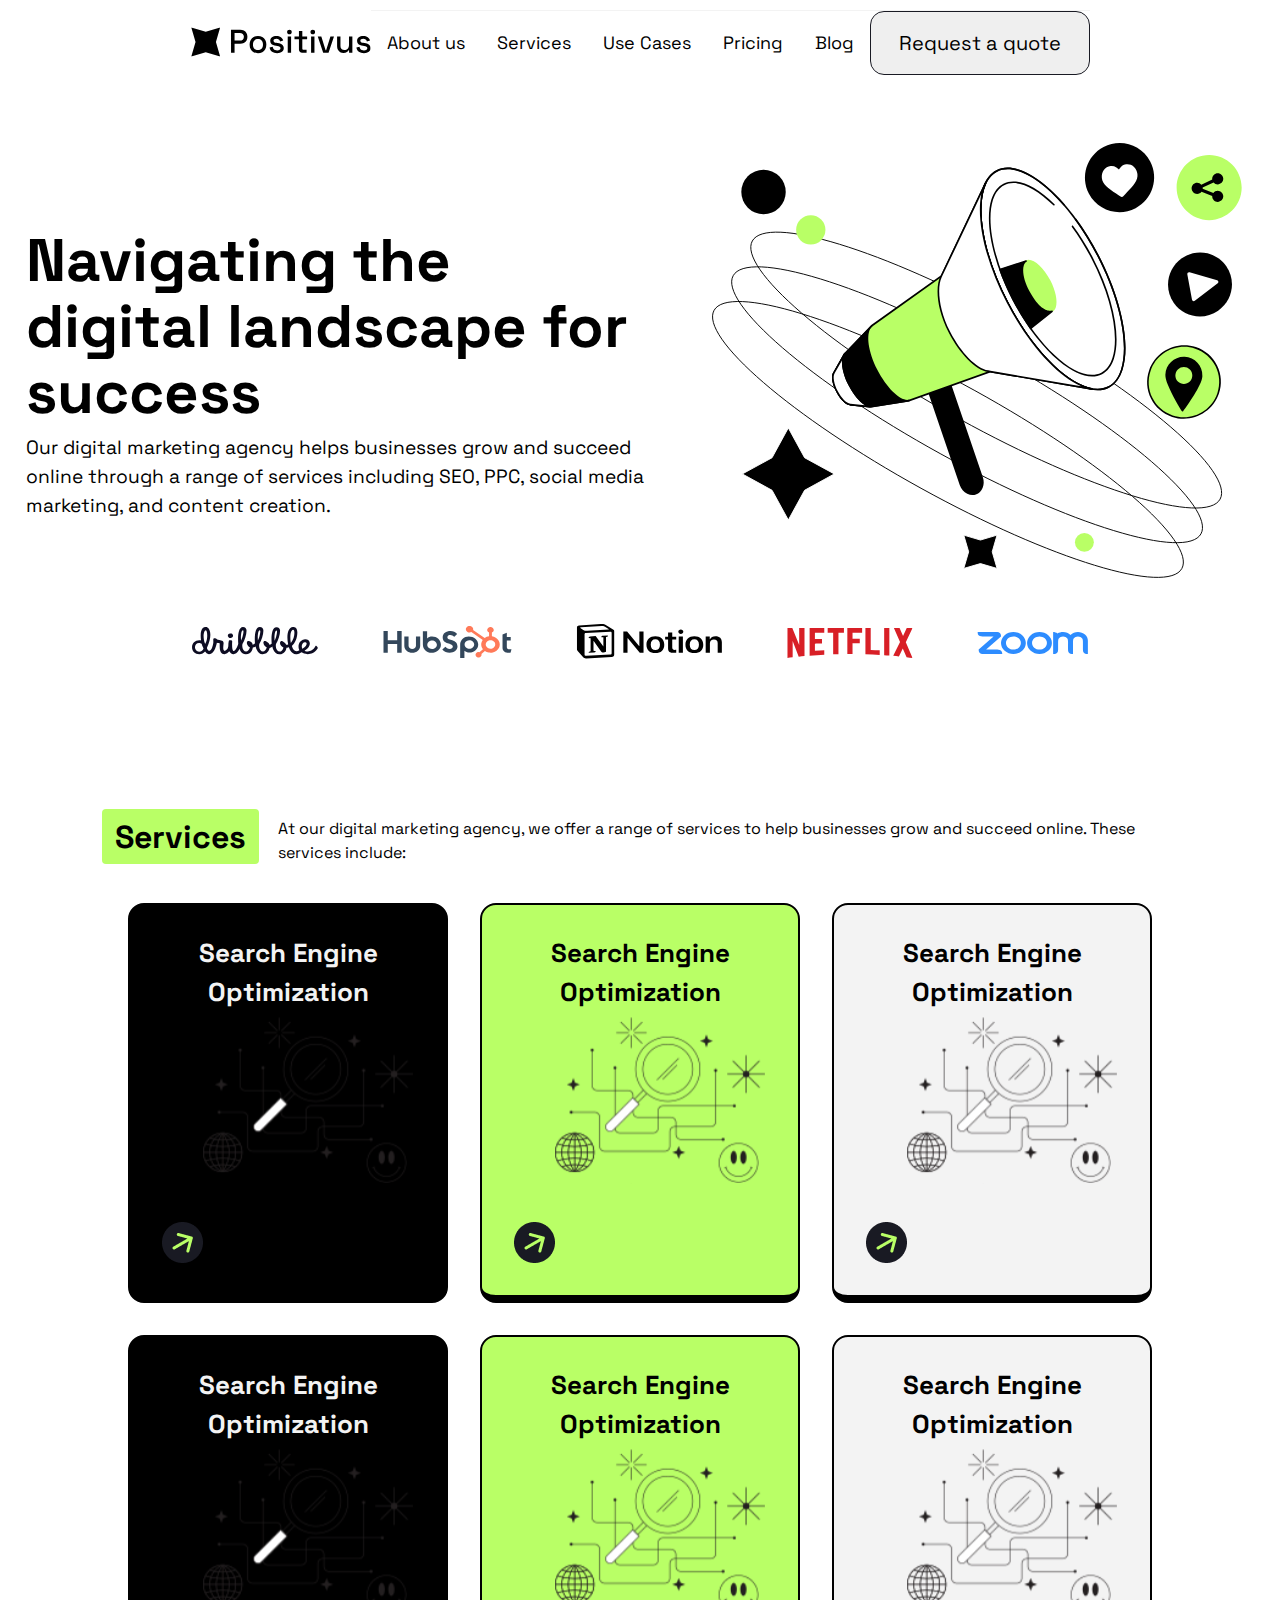
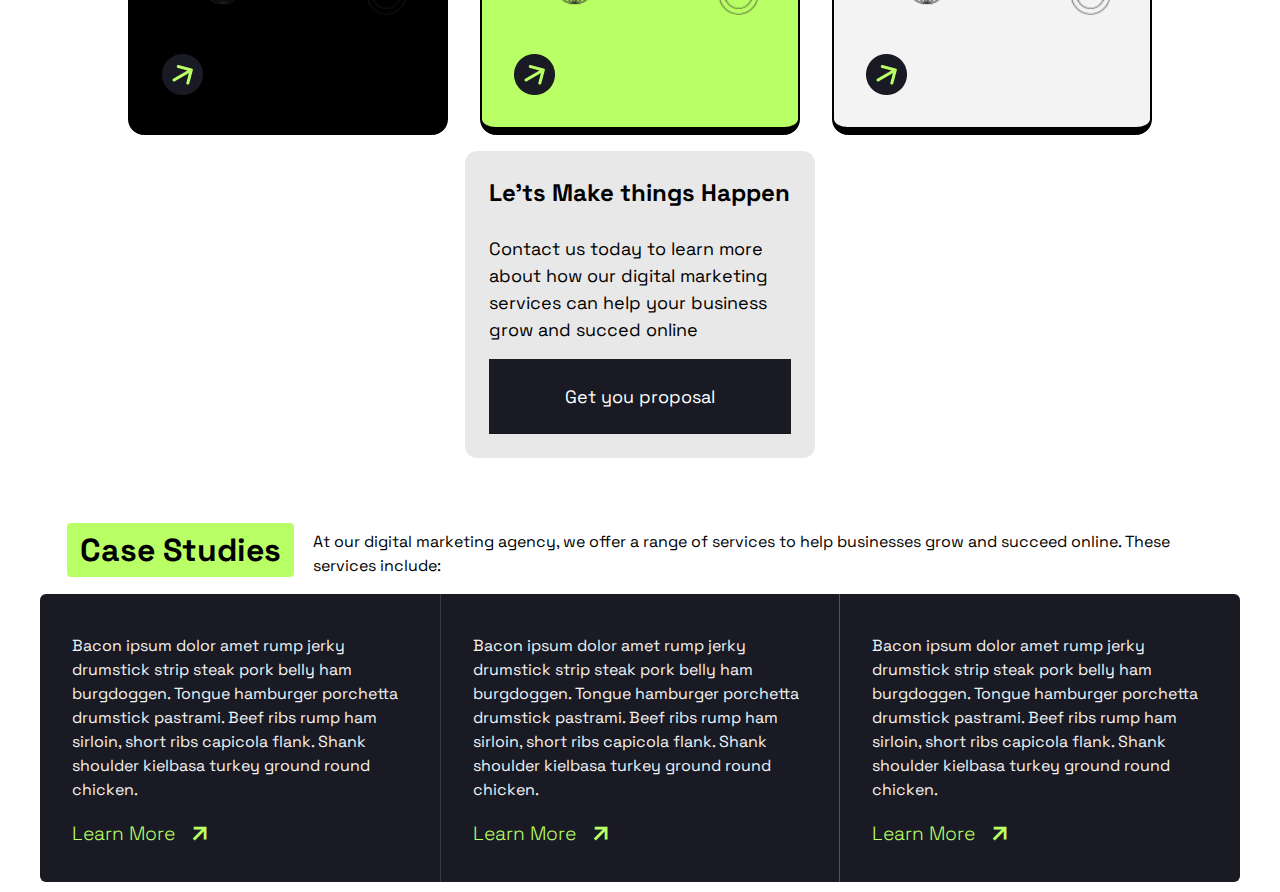
<file: positivus/index.html>
<!DOCTYPE html>
<html lang="pt-BR">
  <head>
    <meta charset="UTF-8" />
    <meta name="viewport" content="width=device-width, initial-scale=1.0" />
    <title>Positivus</title>
    <link
      rel="stylesheet"
      href="https://cdn.jsdelivr.net/npm/boxicons@latest/css/boxicons.min.css"
    />
    <link rel="stylesheet" href="./css/reset.css" />
    <link rel="stylesheet" href="./css/style.css" />
  </head>

  <body>
    <header>
      <img src="./imgs/logo.svg" alt="Logo da empresa" class="logo active" />
      <navbar class="navbar_list" id="#items_navbar">
        <a href="#" class="navbar_list_item">About us</a>
        <a href="#" class="navbar_list_item">Services</a>
        <a href="#" class="navbar_list_item">Use Cases</a>
        <a href="#" class="navbar_list_item">Pricing</a>
        <a href="#" class="navbar_list_item">Blog</a>
        <div class="navbar_btn">
          <button href="#" class="btn_nav">Request a quote</button>
        </div>
      </navbar>
      <i class="bx bx-menu" id="toggle"></i>
    </header>
    <main>
      <section class=" hero-about">
        <div class="hero_about_primary">
          <div class="hero-about_text">
            <h1 class="title">Navigating the digital landscape for success</h1>
            <p class="paragrafo">
              Our digital marketing agency helps businesses grow and succeed
              online through a range of services including SEO, PPC, social
              media marketing, and content creation.
            </p>
          </div>
          <div class="hero_img">
            <img src="./imgs/hero.svg" alt="Imagem de aprensentação" />
          </div>
        </div>
        <div class="list-marcas">
          <img src="./imgs/Company logo-1.svg" alt="" />

          <img src="./imgs/Company logo-2.svg" alt="logo marca parceira" />

          <img src="./imgs/Company logo-3.svg" alt="logo marca parceira" />

          <img src="./imgs/Company logo-4.svg" alt="logo marca parceira" />

          <img src="./imgs/Company logo-5.svg" alt="logo marca parceira" />
        </div>
      </section>
      <section class="container services">
          <div class="services_text">
            <h2 class="services_title">Services</h2>
            <p class="services_p">At our digital marketing agency, we offer a range of services to help businesses grow and succeed online. These services include:</p>
          </div>
          <div class="services__cards_list">
            <div class="card_item">
              <div class="card_item_text">
                <h3 class="card_item_title"> Search Engine Optimization</h3>
                <div class="btn_card">
                  <img src="./imgs/Icon.png" alt="">
                  <span>Learn more</span>
                </div>
              </div>
              <img src="./imgs/Illustration.svg" alt="">
            </div>
            <div class="card_item">
              <div class="card_item_text">
                <h3 class="card_item_title"> Search Engine Optimization</h3>
                <div class="btn_card">
                  <img src="./imgs/Icon.png" alt="">
                  <span>Learn more</span>
                </div>
              </div>
              <img src="./imgs/Illustration.svg" alt="">
            </div>

            <div class="card_item">
              <div class="card_item_text">
                <h3 class="card_item_title card_3"> Search Engine Optimization</h3>
                <div class="btn_card">
                  <img src="./imgs/Icon.png" alt="">
                  <span>Learn more</span>
                </div>
              </div>
              <img src="./imgs/Illustration.svg" alt="">
            </div>
            <div class="card_item">
              <div class="card_item_text">
                <h3 class="card_item_title"> Search Engine Optimization</h3>
                <div class="btn_card">
                  <img src="./imgs/Icon.png" alt="">
                  <span>Learn more</span>
                </div>
              </div>
              <img src="./imgs/Illustration.svg" alt="">
            </div>
            <div class="card_item">
              <div class="card_item_text">
                <h3 class="card_item_title"> Search Engine Optimization</h3>
                <div class="btn_card">
                  <img src="./imgs/Icon.png" alt="">
                  <span>Learn more</span>
                </div>
              </div>
              <img src="./imgs/Illustration.svg" alt="">
            </div>

            <div class="card_item">
              <div class="card_item_text">
                <h3 class="card_item_title card_3"> Search Engine Optimization</h3>
                <div class="btn_card">
                  <img src="./imgs/Icon.png" alt="">
                  <span>Learn more</span>
                </div>
              </div>
              <img src="./imgs/Illustration.svg" alt="">
            </div>

          </div>
          <div class="card_item_info">
            <div class="card_item_text">
              <h3 class="card_item_info_title"> Le'ts Make things Happen</h3>
              <p>Contact us today to learn more about how our digital marketing services can help your business grow and succed online</p>
              <a href="#">Get you proposal</a>
            </div>

          </div>
          </div>
        
      </section>
      <section class=" container slide">
        <div class="services_text">
          <h2 class="services_title">Case Studies</h2>
          <p class="services_p">At our digital marketing agency, we offer a range of services to help businesses grow and succeed online. These services include:</p>
        </div>
        <div class="slide_cards">
          <div class="slide_item item1">
            <p>Bacon ipsum dolor amet rump jerky drumstick strip steak pork belly ham burgdoggen. Tongue hamburger porchetta drumstick pastrami. Beef ribs rump ham sirloin, short ribs capicola flank. Shank shoulder kielbasa turkey ground round chicken.</p>
            <div class="slide_item_link">
              <a href="#">Learn More</a>
              <i class='bx bx-right-arrow-alt'></i>
            </div>
          </div>
          <div class="slide_item item2">
            <p>Bacon ipsum dolor amet rump jerky drumstick strip steak pork belly ham burgdoggen. Tongue hamburger porchetta drumstick pastrami. Beef ribs rump ham sirloin, short ribs capicola flank. Shank shoulder kielbasa turkey ground round chicken.</p>
            <div class="slide_item_link">
              <a href="#">Learn More</a>
              <i class='bx bx-right-arrow-alt'></i>
            </div>
          </div>
          <div class="slide_item item3">
            <p>Bacon ipsum dolor amet rump jerky drumstick strip steak pork belly ham burgdoggen. Tongue hamburger porchetta drumstick pastrami. Beef ribs rump ham sirloin, short ribs capicola flank. Shank shoulder kielbasa turkey ground round chicken.</p>
            <div class="slide_item_link">
              <a href="#">Learn More</a>
              <i class='bx bx-right-arrow-alt'></i>
            </div>
          </div>
        </div>
      </section>
      
    </main>

    <script src="./js/script.js"></script>
  </body>
</html>
</file>
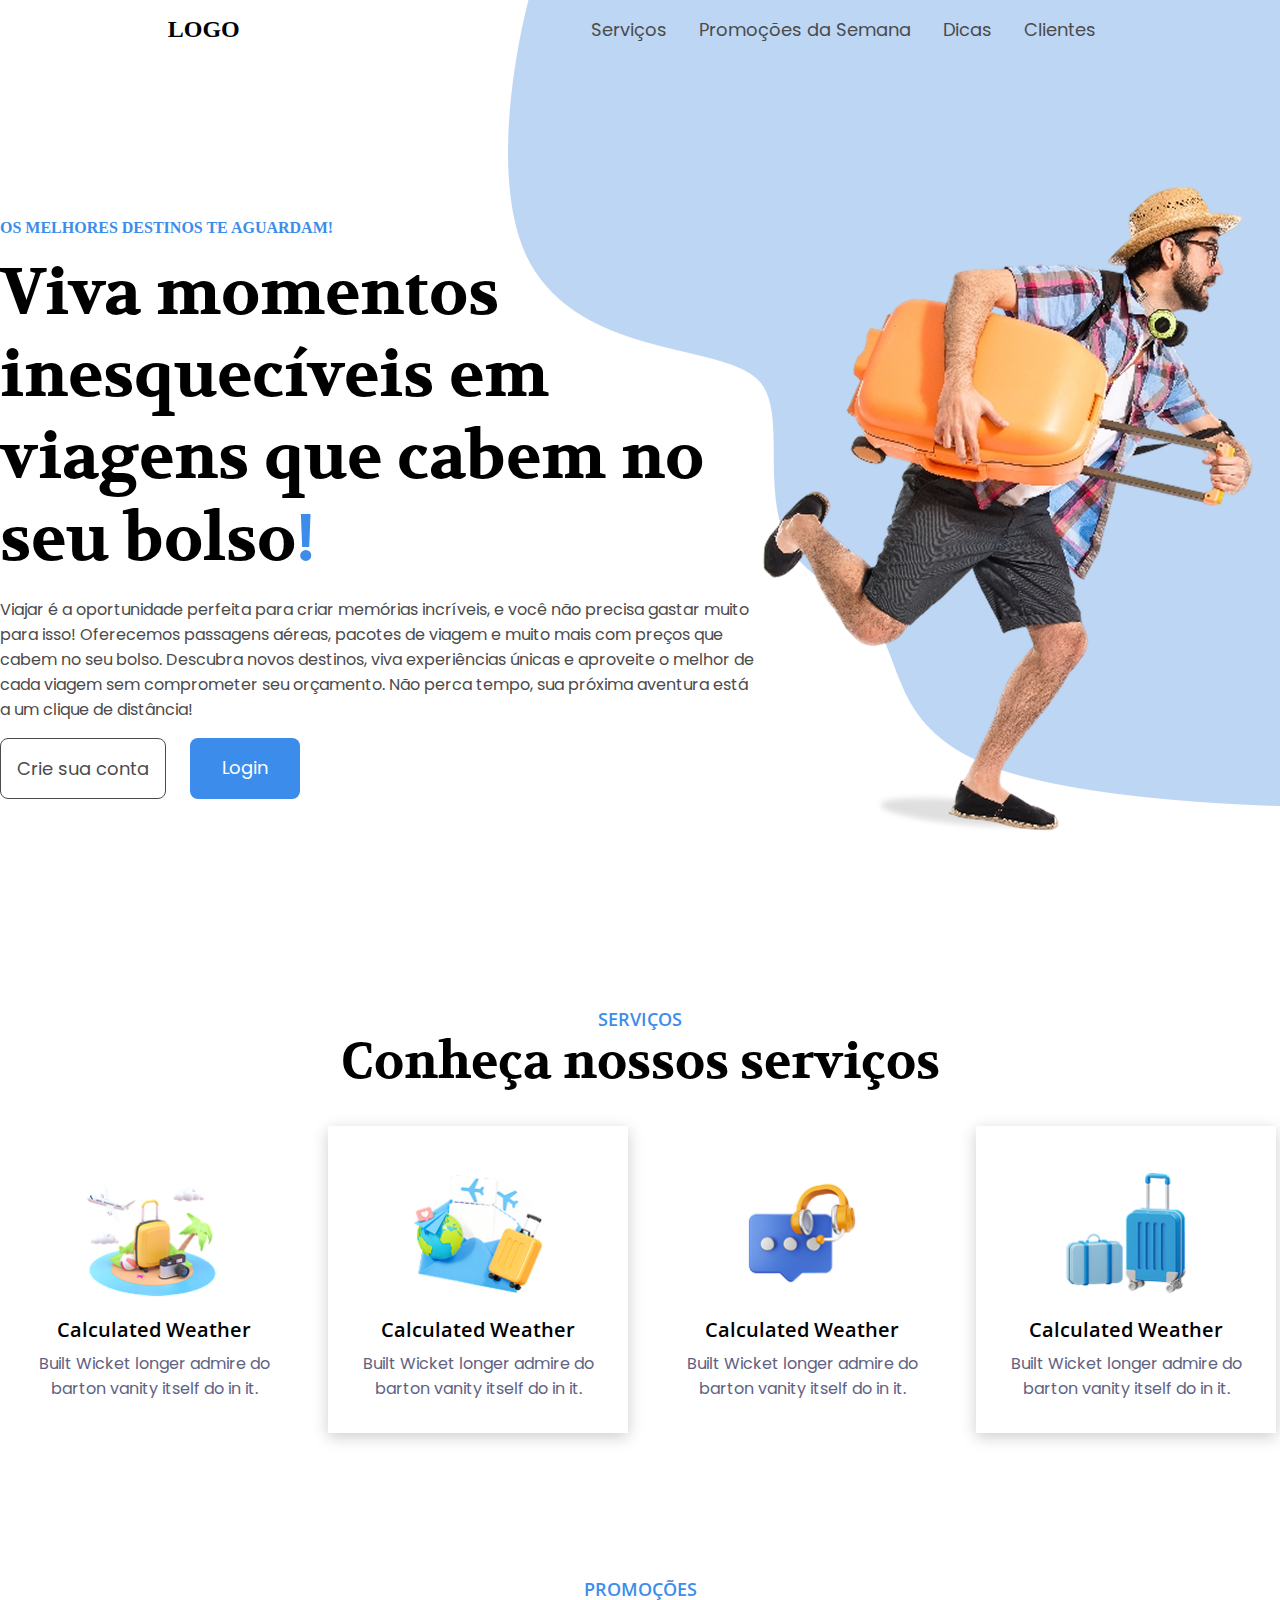
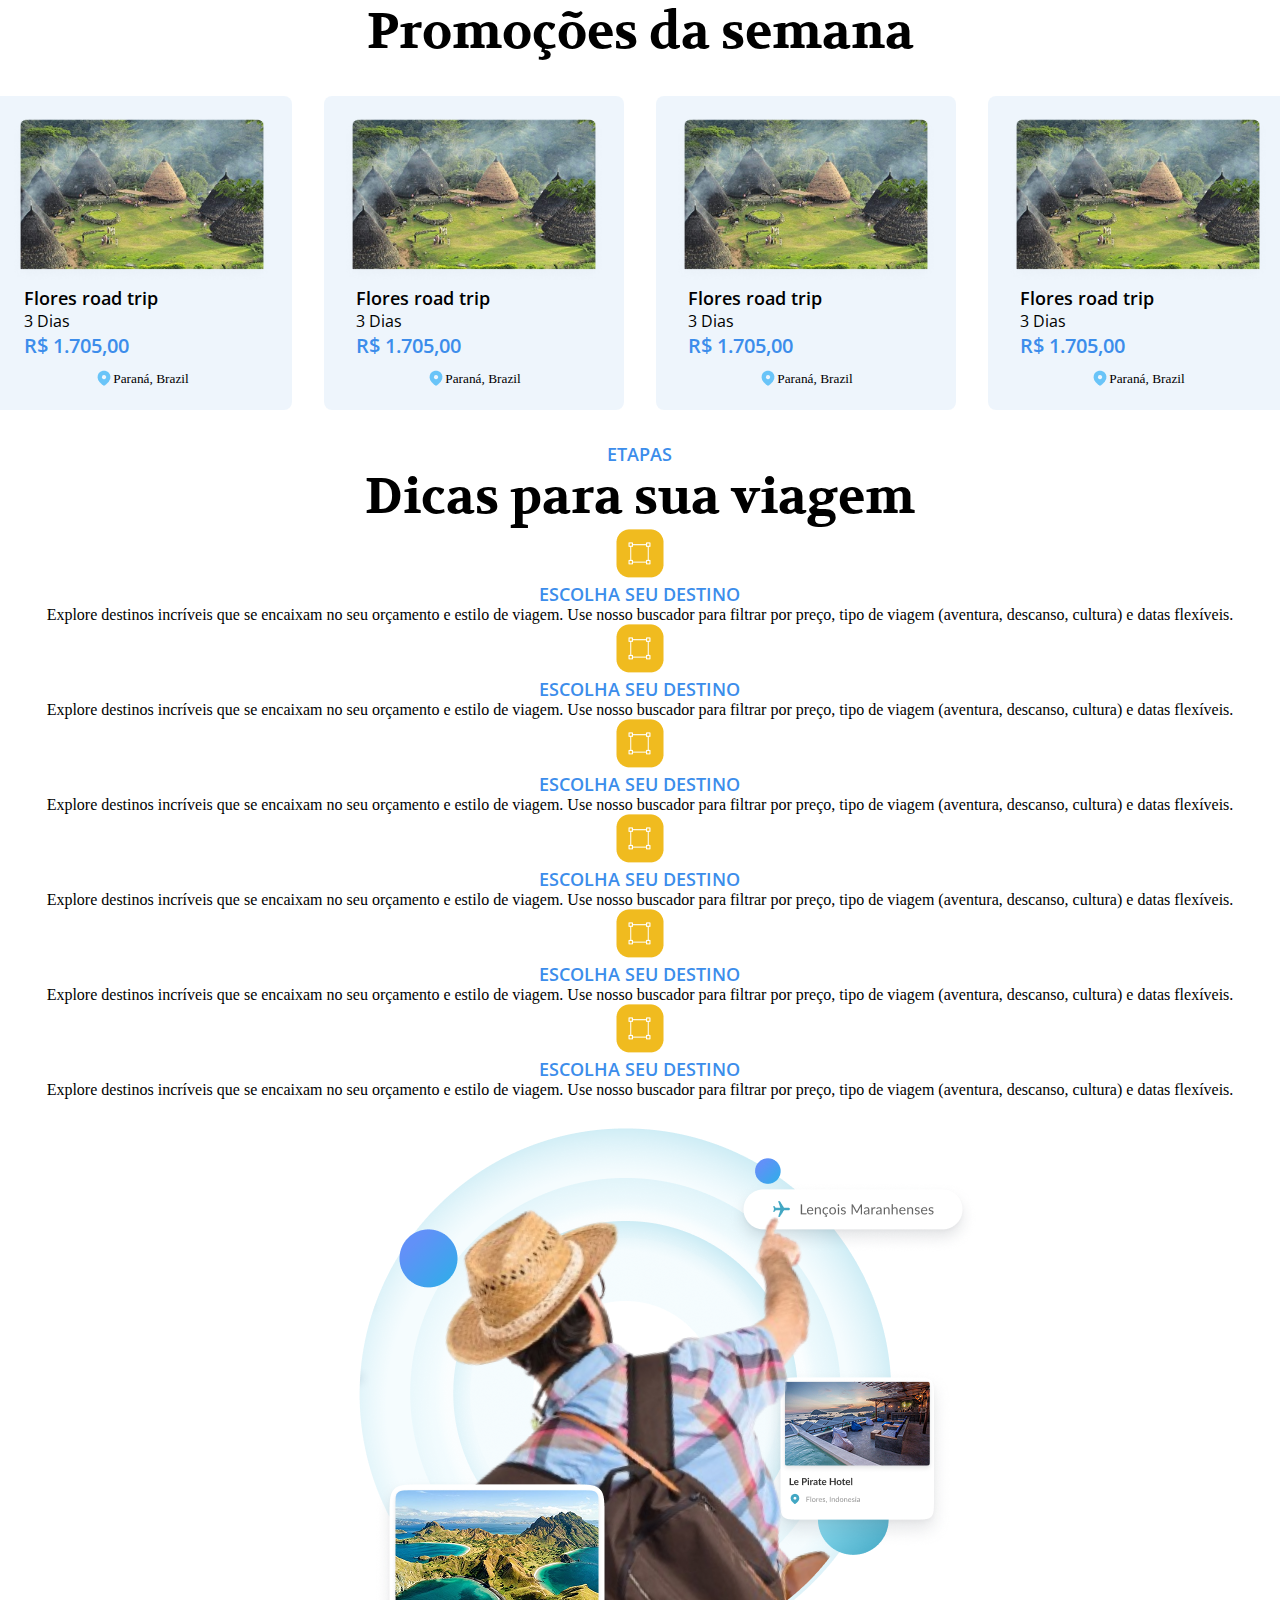
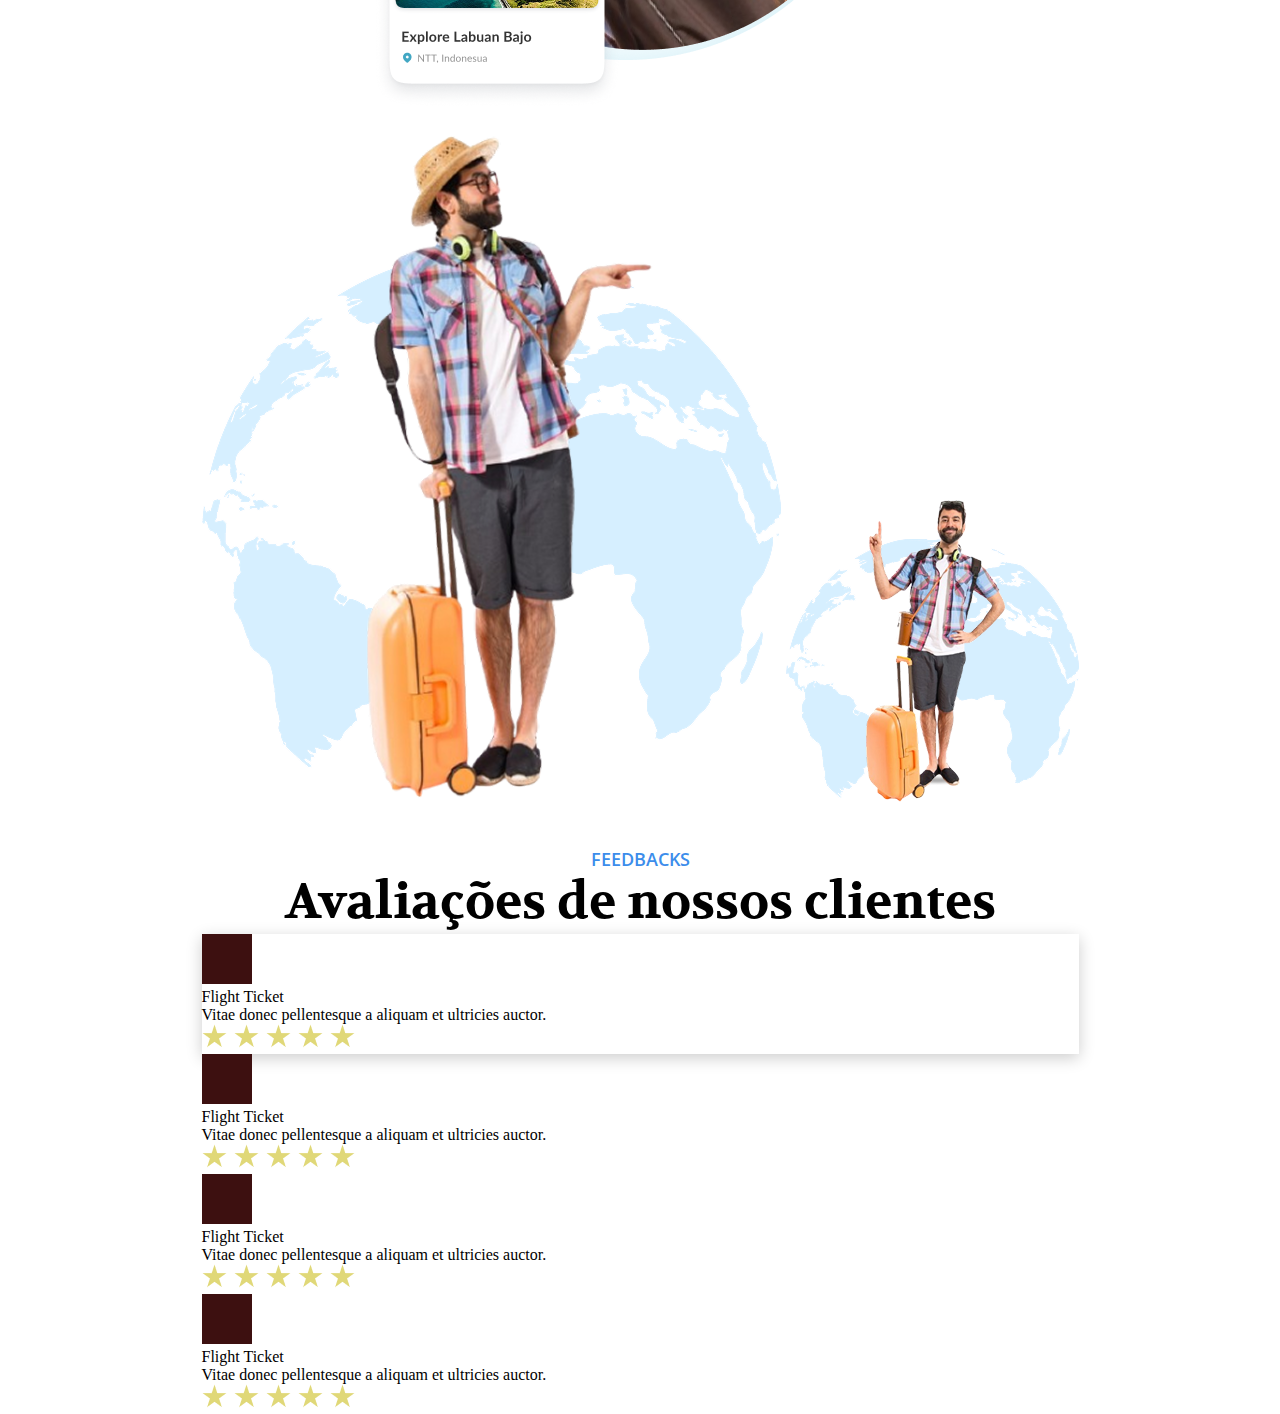
<file: trip/index.html>
<!DOCTYPE html>
<html lang="en">
  <head>
    <meta charset="UTF-8" />
    <meta name="viewport" content="width=device-width, initial-scale=1.0" />
    <title>Document</title>

    <link rel="preconnect" href="https://fonts.googleapis.com" />
    <link rel="preconnect" href="https://fonts.gstatic.com" crossorigin />
    <link
      href="https://fonts.googleapis.com/css2?family=Open+Sans:ital,wght@0,300..800;1,300..800&family=Poppins:ital,wght@0,100;0,200;0,300;0,400;0,500;0,600;0,700;0,800;0,900;1,100;1,200;1,300;1,400;1,500;1,600;1,700;1,800;1,900&family=Volkhov:ital,wght@0,400;0,700;1,400;1,700&display=swap"
      rel="stylesheet"
    />
    <link rel="stylesheet" href="style.css" />
  </head>
  <body>
    <header>
      <h2>LOGO</h2>
      <div class="header__list">
        <a href="#Serviços">Serviços</a>
        <a href="#Promoções da Semana">Promoções da Semana</a>
        <a href="#Dicas">Dicas</a>
        <a href="#Clientes">Clientes</a>
      </div>
    </header>
    <main>
      <section class="container about">
        <div class="about__text">
          <span>Os melhores destinos te aguardam!</span>
          <h1>
            Viva momentos inesquecíveis em viagens que cabem no seu bolso<span
              id="decor"
              >!</span
            >
          </h1>
          <p>
            Viajar é a oportunidade perfeita para criar memórias incríveis, e
            você não precisa gastar muito para isso! Oferecemos passagens
            aéreas, pacotes de viagem e muito mais com preços que cabem no seu
            bolso. Descubra novos destinos, viva experiências únicas e aproveite
            o melhor de cada viagem sem comprometer seu orçamento. Não perca
            tempo, sua próxima aventura está a um clique de distância!
          </p>
          <div class="btns">
            <a href="#" class="btn__criar__conta">Crie sua conta</a>
            <a href="#" class="btn__login">Login</a>
          </div>
        </div>
        <div class="about__img">
          <img src="./hero-section.png" alt="#" />
        </div>
        <img src="./planner.png" alt="" id="planner" />
      </section>
      <section class="container servicos">
        <div class="container__text">
          <span>Serviços</span>
          <h2>Conheça nossos serviços</h2>
        </div>
        <div class="servicos__list">
          <div class="servicos__item">
            <img src="./servicos_item01.png" alt="" />
            <span> Calculated Weather </span>
            <p>Built Wicket longer admire do barton vanity itself do in it.</p>
          </div>
          <div class="servicos__item destaque">
            <img src="./servicos_item02.png" alt="" />
            <span> Calculated Weather </span>
            <p>Built Wicket longer admire do barton vanity itself do in it.</p>
          </div>
          <div class="servicos__item">
            <img src="./servicos_item03.png" alt="" />
            <span> Calculated Weather </span>
            <p>Built Wicket longer admire do barton vanity itself do in it.</p>
          </div>
          <div class="servicos__item destaque">
            <img src="./servicos_item04.png" alt="" />
            <span> Calculated Weather </span>
            <p>Built Wicket longer admire do barton vanity itself do in it.</p>
          </div>
        </div>
      </section>
      <section class="container promocoes">
        <div class="container__text">
          <span>Promoções </span>
          <h2>Promoções da semana</h2>
        </div>
        <div class="promocoes__list">
          <div class="promocoes__item">
            <img src="./promocoes_01.png" alt="" />
            <span class="promocoes__item_title">Flores road trip</span>
            <span class="promocoes__item_tempo">3 Dias</span>
            <span class="promocoes__item_preco">R$ 1.705,00</span>
            <div class="promocoes__item_loc">
              <img src="./icon_localidade.png" alt="" />
              <small> Paraná, Brazil </small>
            </div>
          </div>
          <div class="promocoes__item">
            <img src="./promocoes_01.png" alt="" />
            <span class="promocoes__item_title">Flores road trip</span>
            <span class="promocoes__item_tempo">3 Dias</span>
            <span class="promocoes__item_preco">R$ 1.705,00</span>
            <div class="promocoes__item_loc">
              <img src="./icon_localidade.png" alt="" />
              <small> Paraná, Brazil </small>
            </div>
          </div>
          <div class="promocoes__item">
            <img src="./promocoes_01.png" alt="" />
            <span class="promocoes__item_title">Flores road trip</span>
            <span class="promocoes__item_tempo">3 Dias</span>
            <span class="promocoes__item_preco">R$ 1.705,00</span>
            <div class="promocoes__item_loc">
              <img src="./icon_localidade.png" alt="" />
              <small> Paraná, Brazil </small>
            </div>
          </div>
          <div class="promocoes__item">
            <img src="./promocoes_01.png" alt="" />
            <span class="promocoes__item_title">Flores road trip</span>
            <span class="promocoes__item_tempo">3 Dias</span>
            <span class="promocoes__item_preco">R$ 1.705,00</span>
            <div class="promocoes__item_loc">
              <img src="./icon_localidade.png" alt="" />
              <small> Paraná, Brazil </small>
            </div>
          </div>
        </div>
      </section>
      <section class="container dicas">
        <div class="container__text dicas_text">
          <span>Etapas </span>
          <h2>Dicas para sua viagem</h2>
          <div class="container__dicas">
            <div class="dicas__etapas">
              <div class="dicas__etapas_item">
                <img src="./etapa01.png" alt="" />
                <div class="dicas__etapas_item_text">
                  <span> Escolha seu destino</span>
                  <p>
                    Explore destinos incríveis que se encaixam no seu orçamento
                    e estilo de viagem. Use nosso buscador para filtrar por
                    preço, tipo de viagem (aventura, descanso, cultura) e datas
                    flexíveis.
                  </p>
                </div>
              </div>
              <div class="dicas__etapas_item">
                <img src="./etapa01.png" alt="" />
                <div class="dicas__etapas_item_text">
                  <span> Escolha seu destino</span>
                  <p>
                    Explore destinos incríveis que se encaixam no seu orçamento
                    e estilo de viagem. Use nosso buscador para filtrar por
                    preço, tipo de viagem (aventura, descanso, cultura) e datas
                    flexíveis.
                  </p>
                </div>
              </div>
              <div class="dicas__etapas_item">
                <img src="./etapa01.png" alt="" />
                <div class="dicas__etapas_item_text">
                  <span> Escolha seu destino</span>
                  <p>
                    Explore destinos incríveis que se encaixam no seu orçamento
                    e estilo de viagem. Use nosso buscador para filtrar por
                    preço, tipo de viagem (aventura, descanso, cultura) e datas
                    flexíveis.
                  </p>
                </div>
              </div>
              <div class="dicas__etapas_item">
                <img src="./etapa01.png" alt="" />
                <div class="dicas__etapas_item_text">
                  <span> Escolha seu destino</span>
                  <p>
                    Explore destinos incríveis que se encaixam no seu orçamento
                    e estilo de viagem. Use nosso buscador para filtrar por
                    preço, tipo de viagem (aventura, descanso, cultura) e datas
                    flexíveis.
                  </p>
                </div>
              </div>
              <div class="dicas__etapas_item">
                <img src="./etapa01.png" alt="" />
                <div class="dicas__etapas_item_text">
                  <span> Escolha seu destino</span>
                  <p>
                    Explore destinos incríveis que se encaixam no seu orçamento
                    e estilo de viagem. Use nosso buscador para filtrar por
                    preço, tipo de viagem (aventura, descanso, cultura) e datas
                    flexíveis.
                  </p>
                </div>
              </div>
              <div class="dicas__etapas_item">
                <img src="./etapa01.png" alt="" />
                <div class="dicas__etapas_item_text">
                  <span> Escolha seu destino</span>
                  <p>
                    Explore destinos incríveis que se encaixam no seu orçamento
                    e estilo de viagem. Use nosso buscador para filtrar por
                    preço, tipo de viagem (aventura, descanso, cultura) e datas
                    flexíveis.
                  </p>
                </div>
              </div>
            </div>
            <img src="./dicas-hero.png" alt="" id="dicas-hero" />
          </div>
        </div>
      </section>
      <section class="container clientes">
        <div class="clientes__img">
          <img src="./hero-review.png" alt="" id="desktop_hero" />
          <img src="./hero-mobile-review.png" alt="" id="mobile_hero" />
        </div>
        <div class="clientes__review">
          <div class="container__text clientes__titulo">
            <span>Feedbacks </span>
            <h2>Avaliações de nossos clientes</h2>
          </div>
          <div class="clientes__review__list">
            <div class="clientes__review__item destaque">
              <img
                src="./mockupcliente.png
              "
                alt=""
                id="img__cliente"
              />
              <div class="clientes__review__item__text">
                <span>Flight Ticket</span>
                <p>Vitae donec pellentesque a aliquam et ultricies auctor.</p>
                <img src="./star.png" alt="" class="star" />
              </div>
            </div>
            <div class="clientes__review__item">
              <img
                src="./mockupcliente.png
              "
                alt=""
                id="img__cliente"
              />
              <div class="clientes__review__item__text">
                <span>Flight Ticket</span>
                <p>Vitae donec pellentesque a aliquam et ultricies auctor.</p>
                <img src="./star.png" alt="" class="star" />
              </div>
            </div>
            <div class="clientes__review__item">
              <img
                src="./mockupcliente.png
              "
                alt=""
                id="img__cliente"
              />
              <div class="clientes__review__item__text">
                <span>Flight Ticket</span>
                <p>Vitae donec pellentesque a aliquam et ultricies auctor.</p>
                <img src="./star.png" alt="" class="star" />
              </div>
            </div>
            <div class="clientes__review__item">
              <img
                src="./mockupcliente.png
              "
                alt=""
                id="img__cliente"
              />
              <div class="clientes__review__item__text">
                <span>Flight Ticket</span>
                <p>Vitae donec pellentesque a aliquam et ultricies auctor.</p>
                <img src="./star.png" alt="" class="star" />
              </div>
            </div>
          </div>
        </div>
      </section>
    </main>

    <img src="dcore.png" alt="" id="decore" />
  </body>
</html>
</file>
<file: positivus/css/style.css>
@import url('https://fonts.googleapis.com/css2?family=Space+Grotesk:wght@300..700&display=swap');

:root {
  --primary-green: #b9ff66;
  --primary-black: #000000;
  --secondary-black: #191a23;
  --color-gray: #f3f3f3;
  --font-family: 'Space Grotesk', serif;
  --h1-size-desktop: 60px;
  --h1-size-mobile: 40px;
  --h2-size-mobile: 32px;
  --p-size-mobile: 1rem;
  --p-size-desktop: 1.2rem;
  --padding-padrão: 0.6rem;
  --size-subtitle: 40px;
  --font-size-mobile: 18px;
}

* {
  font-family: 'Space Grotesk', serif;
}

/* ============= NAVBAR ===============*/

body {
  padding: var(--padding-padrão);
  position: relative;
}

.logo {
  width: 140px;
}

.navbar_list {
  display: none; /* Menu está oculto */
  border-top: 1px solid var(--color-gray);
}

.navbar_list a {
  margin: 8px;
  text-decoration: none;
  display: flex;
  justify-content: center;
  font-size: var(--font-size-mobile);
  color: var(--primary-black);
  font-weight: 400;
}

#toggle {
  position: absolute;
  font-size: 32px;
  right: 0;
  top: 0;
  padding: 1rem;
  color: var(--secondary-black);
}

.navbar_list.active {
  display: block;
  transition: 0.3s ease-in;
}

.navbar_list a:hover {
  font-size: 20px;
  color: #000000;
  transition: 0.1s ease-out;
  font-weight: 500;
  transform: translateY(10%);
  transition: 0.3s ease-in;
}

.navbar_btn {
  display: flex;
  justify-content: center;
}

.btn_nav {
  font-size: 20px;
  padding: 16px;
  border: 1px solid var(--secondary-black);
  border-radius: 14px;
  width: 220px;
}

.btn_nav:hover {
  background-color: var(--primary-green);
  transform: translateY(10%);
  transition: 0.1s ease-out;
  cursor: pointer;
}

/* ============== HERO SECTION ============= */

.hero-about {
  margin-top: 1rem;
}

.title {
  font-size: var(--h1-size-mobile);
  text-align: start;
  line-height: 1.1;
}
p {
  font-size: var(--font-size-mobile);
  text-align: start;
  margin-top: 8px;
}

.hero_about_primary {
  display: flex;
  flex-direction: column;
}

.hero_about_primary {
  flex-direction: column; /* Alinha os elementos verticalmente */
  text-align: center; /* Centraliza o conteúdo no mobile */
}

.hero_img {
  order: -1;
}

/* ================= SERVICES =================*/

.services {
  width: 100%;
  display: flex;
  flex-direction: column;
  align-items: center;
  overflow: hidden;
}

.services_text {
  margin-top: 4rem;
}

.services_title {
  font-size: var(--h2-size-mobile);
  background-color: var(--primary-green);
  display: inline-block; /* Faz o fundo se ajustar ao tamanho do texto */
  padding: 0.2rem 0.8rem; /* Adiciona espaçamento entre o texto e a borda */
  border-radius: 4px;
}

.services_text {
  text-align: center; /* Centraliza o conteúdo dentro da div */
}

.services_p {
  text-align: center;
  font-size: var(--p-size-mobile);
}

.services__cards_list {
  padding: 1rem;
  display: flex;
  flex-direction: column;
  gap: 2rem;
  flex-wrap: wrap;
  align-items: center;
  justify-content: center;
}

.card_item_title {
  font-size: 26px;
}

.card_item {
  position: relative;

  width: 80%;
  min-height: 400px;
  min-width: 320px;
  border-radius: 1rem;
  border-top: 2px solid black;
  border-left: 2px solid black;
  border-right: 2px solid black;
  border-bottom: 8px solid black;
  background-color: #f3f3f3;
  display: flex;
  justify-content: center;
  align-items: center;
  gap: 2.5rem;
}

.card_btn {
  position: absolute;
  bottom: 0;
  margin-bottom: 2rem;
}

.card_item_title {
  position: absolute;
  width: 100%;
  text-align: center;
  top: 0;
  left: 0;
  padding: 1.8rem;
}

.btn_card {
  position: absolute;
  bottom: 0;
  left: 0;
  padding: 2rem;
  display: flex;
  align-items: center;
  gap: 1rem;
  justify-content: center;
}

.btn_card span {
  font-size: 18px;
  display: none;
}

.services__cards_list .card_item:nth-child(2) {
  background-color: var(--primary-green);
}

.services__cards_list .card_item:nth-child(3) {
  background-color: black;
}

.services__cards_list .card_item:nth-child(5) {
  background-color: var(--primary-green);
}

.services__cards_list .card_item:nth-child(6) {
  background-color: black;
}

.card_3 {
  color: #f3f3f3;
}

.icon_top {
  position: fixed; /* Faz o ícone ficar fixo na tela durante o scroll */
  right: 0; /* Posiciona o ícone à direita da tela */
  bottom: 1rem; /* Coloca o ícone um pouco acima da parte inferior da tela (ajuste conforme necessário) */
  padding: 0rem 1rem; /* Ajusta o padding conforme desejado */
}

.card_item_info {
  background-color: rgba(197, 197, 197, 0.404);
  width: 350px;
  padding: 1.5rem;
  border-radius: 12px;
}

.card_item_text {
  display: flex;
  flex-direction: column;
  gap: 1rem;
}

.card_item_info_title {
  font-size: 24px;
}

.card_item_text > a {
  text-decoration: none;
  padding: 1.5rem;
  background-color: #191a23;
  color: #ffff;
  text-align: center;
  font-size: 18px;
}

/* ===================== SLIDE =================*/

.slide_cards {
  display: flex;
  gap: 16px;
  overflow: scroll;
}
.slide_item {
  padding: 2rem;
  min-width: 320px;
  border-radius: 12px;
  background: #191a23;
  margin-top: 1rem;
}

.slide_item {
  display: flex;
  flex-direction: column;
  gap: 1rem;
}
.slide_item p {
  color: #f3f3f3;
  font-size: 1rem;
}

.slide_item_link {
  display: flex;
  align-items: center;
  gap: 8px;
}

.slide_item_link a {
  text-decoration: none;
  font-size: 1.2rem;
  font-weight: 300;
}

.slide_item_link i {
  font-size: 2rem;
  rotate: -45deg;
}

.slide_item_link i,
a {
  color: var(--primary-green);
}

/* ======================== PERGUNTAS ==================== */

.perguntas_container {
  margin-top: 1.8rem;
}
.perguntas_item_title_descricao {
  display: flex;
  justify-content: center;
  align-items: center;
  gap: 1rem;
}

.perguntas_item_title_descricao h3 {
  font-size: 32px;
}

.perguntas_item {
  display: flex;
  flex-direction: column;
  justify-content: space-between;
  align-items: center;
  background-color: #f3f3f3;
  padding: 0.4rem;
  border-radius: 8px;
  border-top: 1px solid black;
  border-right: 1px solid black;
  border-left: 1px solid black;
  border-bottom: 4px solid black;
}

.parte-01 {
  display: flex;
  align-items: center;
  justify-content: space-between;
  width: 100%;
}

.perguntas_item i {
  font-size: 32px;
  color: #191a23;
}

.perguntas_item_text {
  border-top: 1px solid var(--secondary-black);
  display: none;
}
/* so para a animmacao */

@media (max-width: 768px) {
  .list-marcas {
    display: flex;
    gap: 16px;
    overflow: hidden;
    padding: var(--padding-padrão);
  }

  .list-marcas img {
    height: auto;
    width: 100px; /* Ajuste conforme necessário */
    animation: scrollLogos 5s linear infinite; /* Animação de movimento */
  }

  @keyframes scrollLogos {
    0% {
      transform: translateX(0); /* Começa no início */
    }
    100% {
      transform: translateX(-100%); /* Move as imagens para a esquerda */
    }
  }
  .list-marcas::after {
    content: '';
    display: block;
    flex-shrink: 0;
    width: 100px; /* Ajuste conforme a largura das imagens */
  }
}

@media (min-width: 768px) {
  .container {
    max-width: 1420px;
  }
  body {
    display: flex;
    flex-direction: column;
    align-items: center;
  }
  .logo {
    width: 180px;
  }
  .navbar_list {
    display: block;
  }

  #toggle {
    display: none;
  }

  header {
    display: flex;
    align-items: center;
    justify-content: space-around;
  }

  .navbar_list {
    display: flex;
    flex-direction: row;
    & a {
      text-align: center;
      display: flex;
      align-items: center;
      justify-content: center;
      margin: 1rem;
    }
  }

  /* HERO */
  .hero-about {
    margin-top: 2.5rem;
    padding: 1rem;
    height: 70vh;
  }
  .hero_img {
    order: 0; /* Coloca a imagem acima do texto */
    max-height: 600px;
  }

  .hero_about_primary {
    display: flex;
    flex-direction: row;
    align-items: center;
    width: 100%;
    justify-content: center;
    gap: 2.5rem;
  }

  .hero-about_text {
    max-width: 620px;
    & h1 {
      font-size: var(--h1-size-desktop);
    }
    & p {
      font-size: var(--p-size-desktop);
    }
  }

  .list-marcas {
    display: flex;
    justify-content: center;
    gap: 4rem;
  }

  .list-marcas img {
    transition: 0.3s ease-in;
  }

  .list-marcas img:hover {
    cursor: pointer;
    transform: translateY(-10px);
  }

  .services__cards_list {
    display: flex;
    flex-direction: row-reverse;
    margin-top: 1.4rem;
  }

  .card_item {
    width: 25%;
  }

  .slide {
    display: flex;
    flex-direction: column;
    align-items: center;
  }

  .services_text {
    display: flex;
    align-items: center;
    gap: 1.2rem;
  }

  .services_text p {
    max-width: 900px;
    text-align: start;
  }
  .slide_item {
    width: 400px;
    border-radius: 0px;
  }

  .slide_cards {
    display: flex;
    flex-direction: row;
    overflow: auto;
    flex-wrap: wrap;
    gap: 0px;
  }

  .item1 {
    border-radius: 6px 0px 0px 6px;
  }

  .item2 {
    border-right: 0.8px solid #f3f3f344;
    border-left: 0.8px solid #f3f3f325;
  }

  .item3 {
    border-radius: 0px 6px 6px 0px;
  }
}
</file>
<file: trip/style.css>
* {
  margin: 0;
  padding: 0;
  box-sizing: border-box;
  text-decoration: none;
}

html {
  font-size: 16px;
}
body {
  position: relative;
}
:root {
  --cor-primaria: #3c8deb;
  --a-desktop-size: 18px;
  --a-mobile-size: 12px;
  --h1-desktop: 65px;
  --h1-mobile: 32px;
  --p-desktop-size: 16px;
}

main {
  display: flex;
  justify-content: center;
  flex-direction: column;
  align-items: center;
}

/* =============== HEADER ===============*/
.container {
  max-width: 1420px;
}

header {
  display: flex;
  justify-content: space-around;
  align-items: center;
}

.header__list {
  display: flex;
  gap: 32px;
  padding: 1rem;
  font-size: var(--a-desktop-size);
  font-family: poppins;
  & a {
    color: #4b4b4b;
    font-weight: 400;
  }
}

.about {
  display: flex;
  align-items: center;
}

.about__text {
  display: flex;
  flex-direction: column;
  gap: 1rem;
  & h1 {
    font-size: var(--h1-desktop);
    font-family: volkhov;
  }
  & p {
    font-size: var(--p-desktop-size);
    font-family: poppins;
    color: #4b4b4b;
  }
}

.about__text span {
  text-transform: uppercase;
  font-weight: 600;
  color: var(--cor-primaria);
}

.btns {
  display: flex;
  gap: 1.5rem;
}
.btn__criar__conta {
  padding: 1rem;
  border: 1px solid #4b4b4b;
  border-radius: 8px;
  font-size: 18px;
  font-family: poppins;
  color: #4b4b4b;
}

.btn__login {
  color: #ffff;
  padding: 1rem 2rem;
  background-color: var(--cor-primaria);
  font-family: poppins;
  font-size: 18px;
  border-radius: 8px;
}

#decore {
  position: absolute;
  top: 0;
  right: 0;
  z-index: -1;
}

/* ===================== SERVIÇOS ===================== */
.container__text {
  text-align: center;
  margin-top: 2rem;
  & span {
    text-transform: uppercase;
    color: var(--cor-primaria);
    font-weight: 600;
    font-size: 18px;
    font-family: open sans;
  }
  & h2 {
    font-family: volkhov, sans-serif;
    font-size: 50px;
  }
}

.servicos {
  padding: 1rem;
  overflow: hidden;
}

.servicos__item {
  display: flex;
  flex-direction: column;
  text-align: center;
  justify-content: center;
  width: 300px;
  padding: 2rem;
  gap: 0.5rem;
  align-items: center;
  & img {
    max-width: 280px;
    display: flex;
    width: 100%;
    object-fit: cover;
  }
  & span {
    font-family: open sans;
    font-weight: 600;
    font-size: 20px;
  }
  & p {
    font-family: poppins;
    color: #5e6282;
  }
}

.servicos__item img {
  width: 100%;
  width: 150px;
  display: flex;
}

.destaque {
  box-shadow: 0px 4px 15px rgba(0, 0, 0, 0.2);
}

.servicos__list {
  display: flex;
  gap: 24px;
  padding: 2rem;
}

#item-bg {
  position: absolute;
  bottom: 0;
}

/* ====================== PROMOCOES ================== */
.promocoes {
  margin-top: 4rem;
}

.promocoes__list {
  margin-top: 2rem;
  display: flex;
  gap: 2rem;
}

.promocoes__item {
  display: flex;
  flex-direction: column;
  max-width: 300px;
  background-color: #b6d2f33b;
  padding: 1rem;
  border-radius: 8px;
  & span {
    margin-left: 1rem;
    font-family: open sans;
  }
}
.promocoes__item_title {
  font-size: 18px;
  font-weight: 600;
}

.promocoes__item_preco {
  font-weight: 600;
  font-size: 20px;
  color: #3c8deb;
}

.promocoes__item_loc {
  text-align: center;
  display: flex;
  align-items: center;
  justify-content: center;
  padding: 6px;
  margin-top: 4px;
}

/* Dispositivos móveis (retrato) */
@media only screen and (max-width: 480px) {
  header {
    justify-content: space-between;

    & h2 {
      display: none;
    }
  }

  .header__list {
    gap: 12px;
    display: flex;
    justify-content: center;
    width: 100%;
  }
  .header__list a {
    font-size: var(--a-mobile-size);
  }

  .about {
    flex-direction: column;
    overflow: hidden;
    text-align: center;
  }

  .about__text {
    gap: 0;
    padding: 8px;
    & span {
      font-size: 12px;
    }
    & h1 {
      font-size: 32px;
    }

    & p {
      font-size: 12px;
      margin-top: 8px;
    }
  }
  .about__img img {
    width: 100%;
    object-fit: cover;
  }
  #planner {
    position: absolute;
    top: 0;
    left: 0;
    padding: 0.4rem;
    margin-top: 1rem;
  }
  #decor {
    font-size: 32px;
  }

  .btns {
    justify-content: center;
    margin-top: 1rem;
    & a {
      padding: 0;
      padding: 10px 30px;
    }
  }

  .container__text h2 {
    font-size: 28px;
  }

  .servicos__list {
    flex-direction: column;
  }
  .promocoes__list {
    flex-direction: column;
    gap: 2rem;
  }
}

@media only screen and (min-width: 481px) and (max-width: 768px) {
}

@media (min-width: 769px) {
  .about {
    height: 100vh;
  }

  #planner {
    display: none;
  }
}
</file>
